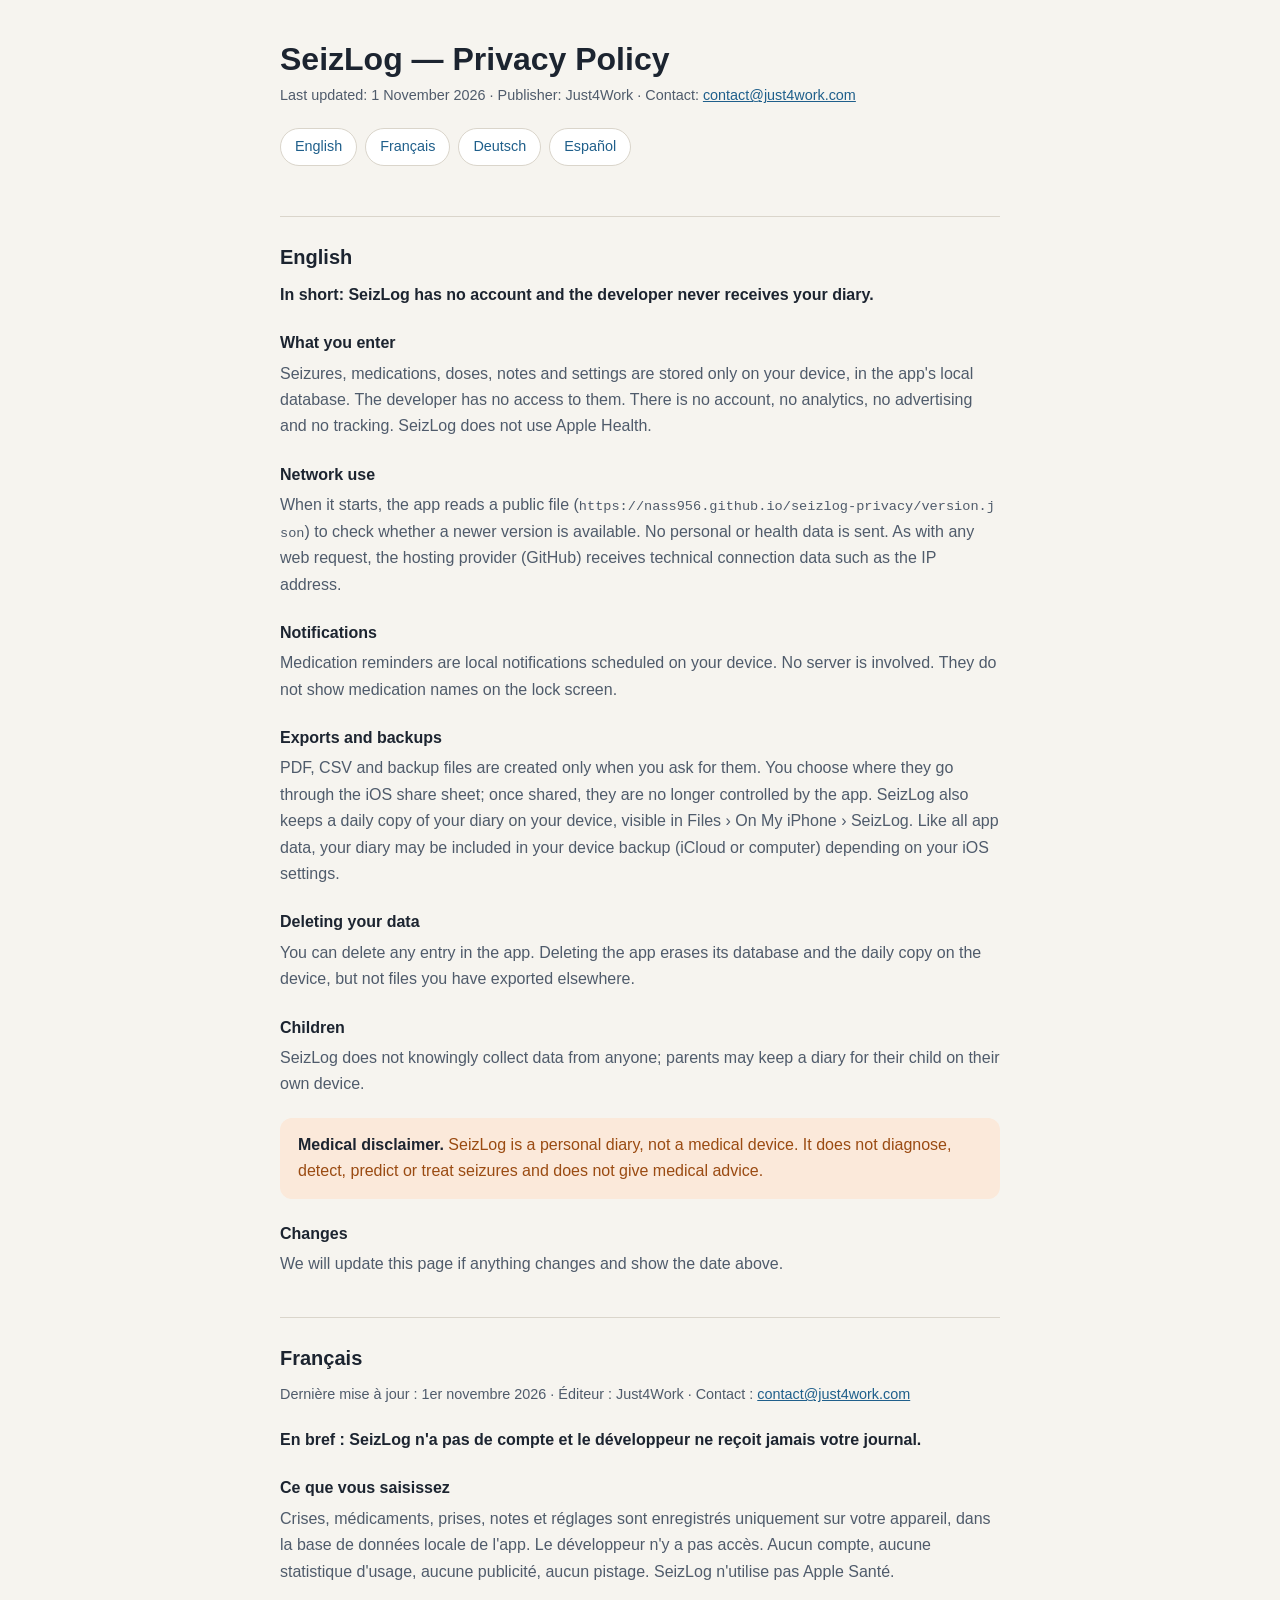
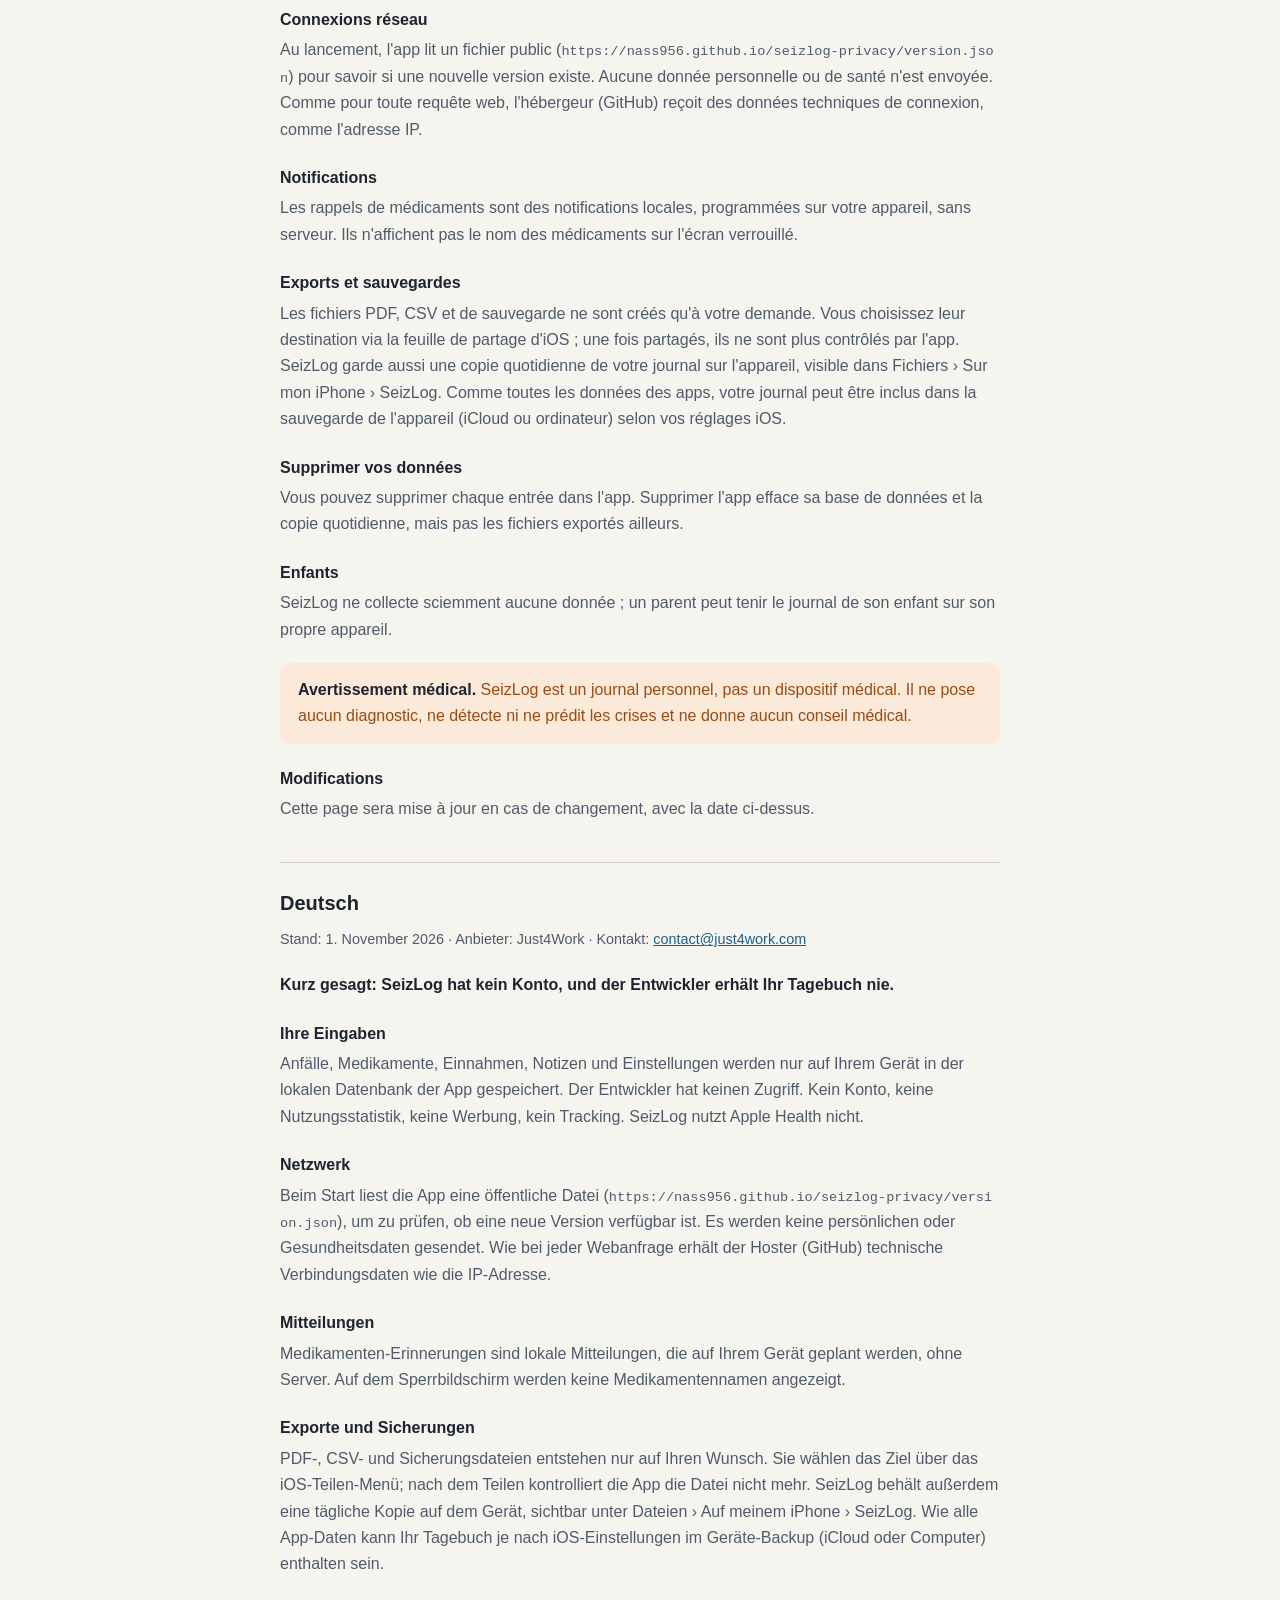
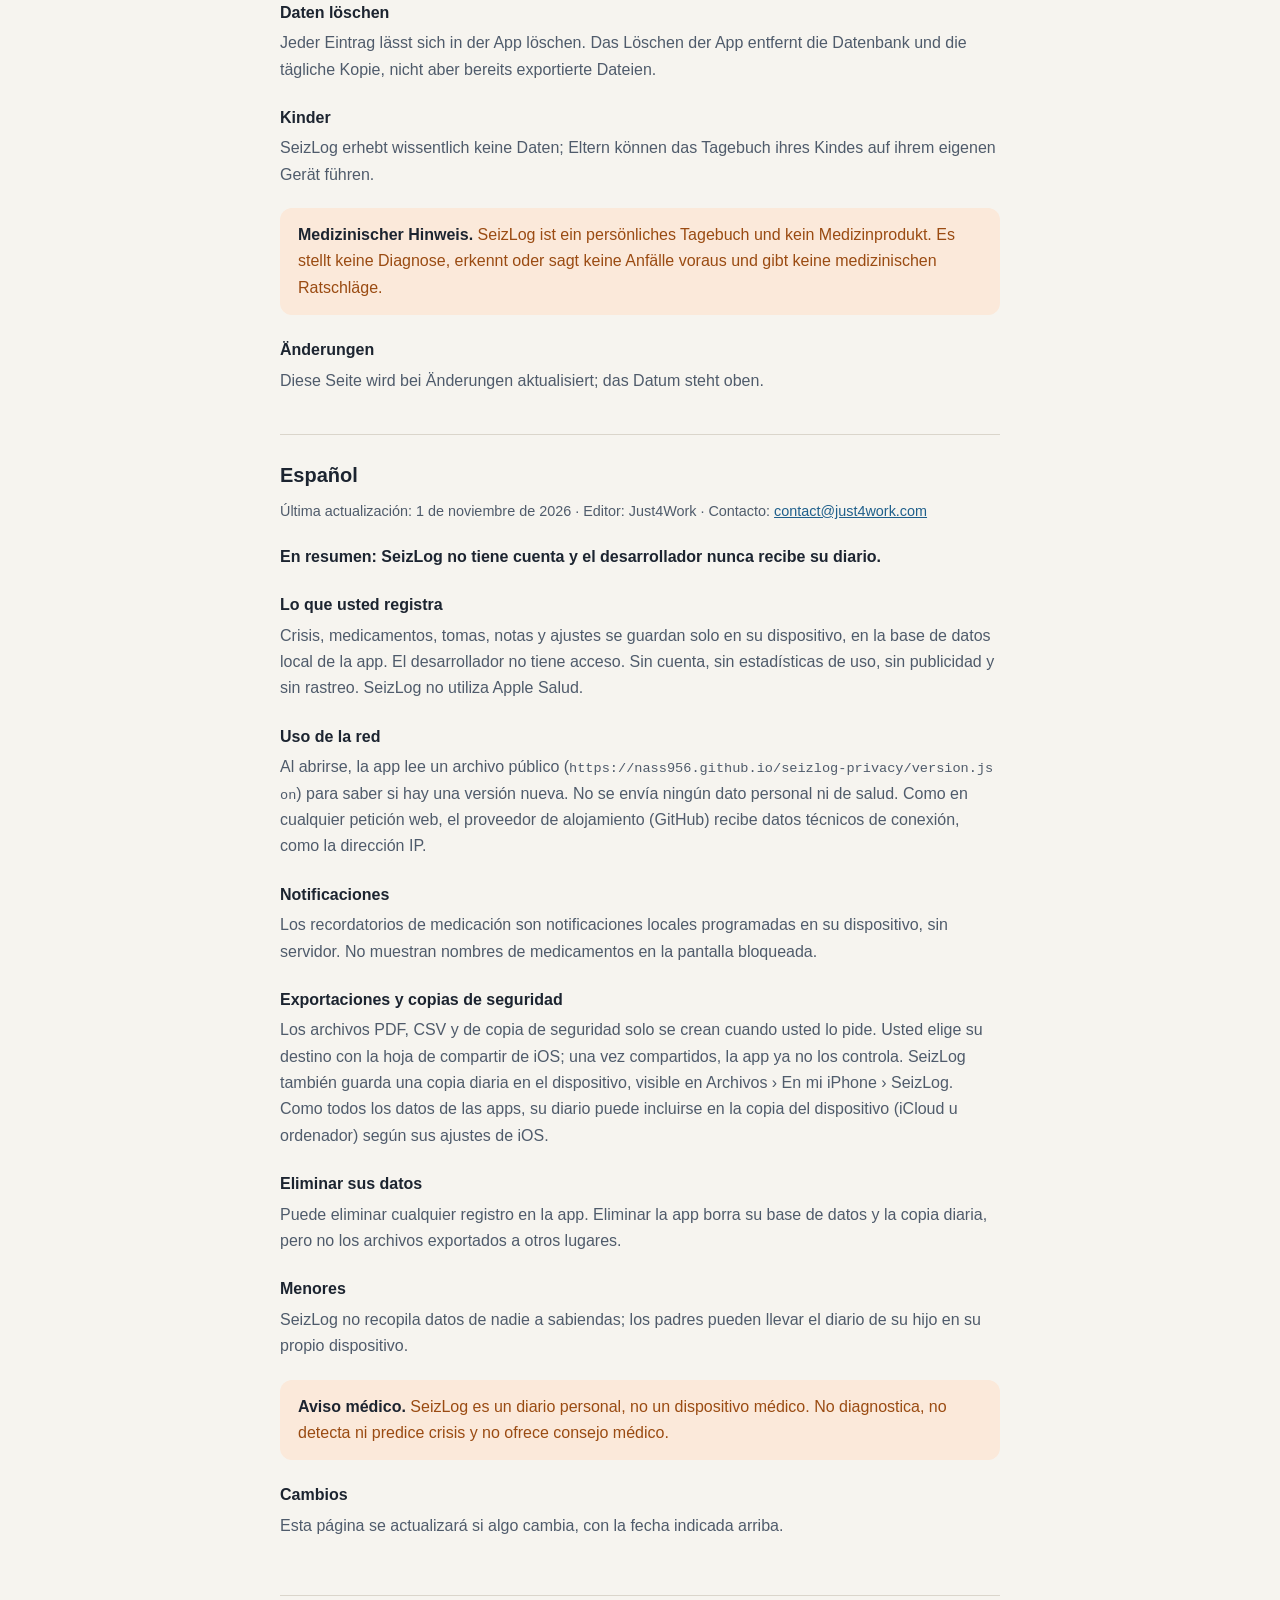
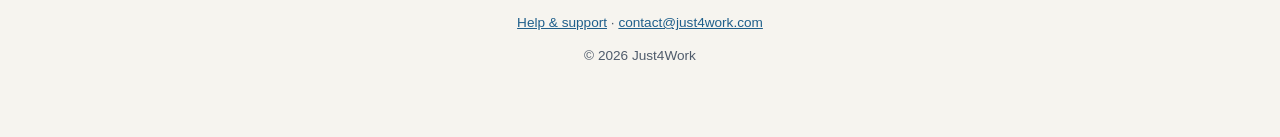
<file: index.html>
<!DOCTYPE html>
<html lang="en">
<head>
  <meta charset="UTF-8" />
  <meta name="viewport" content="width=device-width, initial-scale=1.0" />
  <meta name="color-scheme" content="light dark" />
  <title>SeizLog — Privacy Policy</title>
  <link rel="stylesheet" href="style.css" />
</head>
<body>
  <div class="wrap">
    <h1>SeizLog — Privacy Policy</h1>
    <p class="meta">Last updated: 1 November 2026 · Publisher: Just4Work · Contact: <a href="mailto:contact@just4work.com">contact@just4work.com</a></p>
    <ul class="langs">
      <li><a href="#en" lang="en">English</a></li>
      <li><a href="#fr" lang="fr">Français</a></li>
      <li><a href="#de" lang="de">Deutsch</a></li>
      <li><a href="#es" lang="es">Español</a></li>
    </ul>

    <!-- English -->
    <section id="en" lang="en">
      <h2>English</h2>
      <p><strong>In short: SeizLog has no account and the developer never receives your diary.</strong></p>
      <h3>What you enter</h3>
      <p>Seizures, medications, doses, notes and settings are stored only on your device, in the app's local database. The developer has no access to them. There is no account, no analytics, no advertising and no tracking. SeizLog does not use Apple Health.</p>
      <h3>Network use</h3>
      <p>When it starts, the app reads a public file (<code>https://nass956.github.io/seizlog-privacy/version.json</code>) to check whether a newer version is available. No personal or health data is sent. As with any web request, the hosting provider (GitHub) receives technical connection data such as the IP address.</p>
      <h3>Notifications</h3>
      <p>Medication reminders are local notifications scheduled on your device. No server is involved. They do not show medication names on the lock screen.</p>
      <h3>Exports and backups</h3>
      <p>PDF, CSV and backup files are created only when you ask for them. You choose where they go through the iOS share sheet; once shared, they are no longer controlled by the app. SeizLog also keeps a daily copy of your diary on your device, visible in Files › On My iPhone › SeizLog. Like all app data, your diary may be included in your device backup (iCloud or computer) depending on your iOS settings.</p>
      <h3>Deleting your data</h3>
      <p>You can delete any entry in the app. Deleting the app erases its database and the daily copy on the device, but not files you have exported elsewhere.</p>
      <h3>Children</h3>
      <p>SeizLog does not knowingly collect data from anyone; parents may keep a diary for their child on their own device.</p>
      <div class="note"><p><strong>Medical disclaimer.</strong> SeizLog is a personal diary, not a medical device. It does not diagnose, detect, predict or treat seizures and does not give medical advice.</p></div>
      <h3>Changes</h3>
      <p>We will update this page if anything changes and show the date above.</p>
    </section>

    <!-- Français -->
    <section id="fr" lang="fr">
      <h2>Français</h2>
      <p class="meta">Dernière mise à jour : 1er novembre 2026 · Éditeur : Just4Work · Contact : <a href="mailto:contact@just4work.com">contact@just4work.com</a></p>
      <p><strong>En bref : SeizLog n'a pas de compte et le développeur ne reçoit jamais votre journal.</strong></p>
      <h3>Ce que vous saisissez</h3>
      <p>Crises, médicaments, prises, notes et réglages sont enregistrés uniquement sur votre appareil, dans la base de données locale de l'app. Le développeur n'y a pas accès. Aucun compte, aucune statistique d'usage, aucune publicité, aucun pistage. SeizLog n'utilise pas Apple Santé.</p>
      <h3>Connexions réseau</h3>
      <p>Au lancement, l'app lit un fichier public (<code>https://nass956.github.io/seizlog-privacy/version.json</code>) pour savoir si une nouvelle version existe. Aucune donnée personnelle ou de santé n'est envoyée. Comme pour toute requête web, l'hébergeur (GitHub) reçoit des données techniques de connexion, comme l'adresse IP.</p>
      <h3>Notifications</h3>
      <p>Les rappels de médicaments sont des notifications locales, programmées sur votre appareil, sans serveur. Ils n'affichent pas le nom des médicaments sur l'écran verrouillé.</p>
      <h3>Exports et sauvegardes</h3>
      <p>Les fichiers PDF, CSV et de sauvegarde ne sont créés qu'à votre demande. Vous choisissez leur destination via la feuille de partage d'iOS ; une fois partagés, ils ne sont plus contrôlés par l'app. SeizLog garde aussi une copie quotidienne de votre journal sur l'appareil, visible dans Fichiers › Sur mon iPhone › SeizLog. Comme toutes les données des apps, votre journal peut être inclus dans la sauvegarde de l'appareil (iCloud ou ordinateur) selon vos réglages iOS.</p>
      <h3>Supprimer vos données</h3>
      <p>Vous pouvez supprimer chaque entrée dans l'app. Supprimer l'app efface sa base de données et la copie quotidienne, mais pas les fichiers exportés ailleurs.</p>
      <h3>Enfants</h3>
      <p>SeizLog ne collecte sciemment aucune donnée ; un parent peut tenir le journal de son enfant sur son propre appareil.</p>
      <div class="note"><p><strong>Avertissement médical.</strong> SeizLog est un journal personnel, pas un dispositif médical. Il ne pose aucun diagnostic, ne détecte ni ne prédit les crises et ne donne aucun conseil médical.</p></div>
      <h3>Modifications</h3>
      <p>Cette page sera mise à jour en cas de changement, avec la date ci-dessus.</p>
    </section>

    <!-- Deutsch -->
    <section id="de" lang="de">
      <h2>Deutsch</h2>
      <p class="meta">Stand: 1. November 2026 · Anbieter: Just4Work · Kontakt: <a href="mailto:contact@just4work.com">contact@just4work.com</a></p>
      <p><strong>Kurz gesagt: SeizLog hat kein Konto, und der Entwickler erhält Ihr Tagebuch nie.</strong></p>
      <h3>Ihre Eingaben</h3>
      <p>Anfälle, Medikamente, Einnahmen, Notizen und Einstellungen werden nur auf Ihrem Gerät in der lokalen Datenbank der App gespeichert. Der Entwickler hat keinen Zugriff. Kein Konto, keine Nutzungsstatistik, keine Werbung, kein Tracking. SeizLog nutzt Apple Health nicht.</p>
      <h3>Netzwerk</h3>
      <p>Beim Start liest die App eine öffentliche Datei (<code>https://nass956.github.io/seizlog-privacy/version.json</code>), um zu prüfen, ob eine neue Version verfügbar ist. Es werden keine persönlichen oder Gesundheitsdaten gesendet. Wie bei jeder Webanfrage erhält der Hoster (GitHub) technische Verbindungsdaten wie die IP-Adresse.</p>
      <h3>Mitteilungen</h3>
      <p>Medikamenten-Erinnerungen sind lokale Mitteilungen, die auf Ihrem Gerät geplant werden, ohne Server. Auf dem Sperrbildschirm werden keine Medikamentennamen angezeigt.</p>
      <h3>Exporte und Sicherungen</h3>
      <p>PDF-, CSV- und Sicherungsdateien entstehen nur auf Ihren Wunsch. Sie wählen das Ziel über das iOS-Teilen-Menü; nach dem Teilen kontrolliert die App die Datei nicht mehr. SeizLog behält außerdem eine tägliche Kopie auf dem Gerät, sichtbar unter Dateien › Auf meinem iPhone › SeizLog. Wie alle App-Daten kann Ihr Tagebuch je nach iOS-Einstellungen im Geräte-Backup (iCloud oder Computer) enthalten sein.</p>
      <h3>Daten löschen</h3>
      <p>Jeder Eintrag lässt sich in der App löschen. Das Löschen der App entfernt die Datenbank und die tägliche Kopie, nicht aber bereits exportierte Dateien.</p>
      <h3>Kinder</h3>
      <p>SeizLog erhebt wissentlich keine Daten; Eltern können das Tagebuch ihres Kindes auf ihrem eigenen Gerät führen.</p>
      <div class="note"><p><strong>Medizinischer Hinweis.</strong> SeizLog ist ein persönliches Tagebuch und kein Medizinprodukt. Es stellt keine Diagnose, erkennt oder sagt keine Anfälle voraus und gibt keine medizinischen Ratschläge.</p></div>
      <h3>Änderungen</h3>
      <p>Diese Seite wird bei Änderungen aktualisiert; das Datum steht oben.</p>
    </section>

    <!-- Español -->
    <section id="es" lang="es">
      <h2>Español</h2>
      <p class="meta">Última actualización: 1 de noviembre de 2026 · Editor: Just4Work · Contacto: <a href="mailto:contact@just4work.com">contact@just4work.com</a></p>
      <p><strong>En resumen: SeizLog no tiene cuenta y el desarrollador nunca recibe su diario.</strong></p>
      <h3>Lo que usted registra</h3>
      <p>Crisis, medicamentos, tomas, notas y ajustes se guardan solo en su dispositivo, en la base de datos local de la app. El desarrollador no tiene acceso. Sin cuenta, sin estadísticas de uso, sin publicidad y sin rastreo. SeizLog no utiliza Apple Salud.</p>
      <h3>Uso de la red</h3>
      <p>Al abrirse, la app lee un archivo público (<code>https://nass956.github.io/seizlog-privacy/version.json</code>) para saber si hay una versión nueva. No se envía ningún dato personal ni de salud. Como en cualquier petición web, el proveedor de alojamiento (GitHub) recibe datos técnicos de conexión, como la dirección IP.</p>
      <h3>Notificaciones</h3>
      <p>Los recordatorios de medicación son notificaciones locales programadas en su dispositivo, sin servidor. No muestran nombres de medicamentos en la pantalla bloqueada.</p>
      <h3>Exportaciones y copias de seguridad</h3>
      <p>Los archivos PDF, CSV y de copia de seguridad solo se crean cuando usted lo pide. Usted elige su destino con la hoja de compartir de iOS; una vez compartidos, la app ya no los controla. SeizLog también guarda una copia diaria en el dispositivo, visible en Archivos › En mi iPhone › SeizLog. Como todos los datos de las apps, su diario puede incluirse en la copia del dispositivo (iCloud u ordenador) según sus ajustes de iOS.</p>
      <h3>Eliminar sus datos</h3>
      <p>Puede eliminar cualquier registro en la app. Eliminar la app borra su base de datos y la copia diaria, pero no los archivos exportados a otros lugares.</p>
      <h3>Menores</h3>
      <p>SeizLog no recopila datos de nadie a sabiendas; los padres pueden llevar el diario de su hijo en su propio dispositivo.</p>
      <div class="note"><p><strong>Aviso médico.</strong> SeizLog es un diario personal, no un dispositivo médico. No diagnostica, no detecta ni predice crisis y no ofrece consejo médico.</p></div>
      <h3>Cambios</h3>
      <p>Esta página se actualizará si algo cambia, con la fecha indicada arriba.</p>
    </section>

    <footer>
      <p><a href="support/">Help &amp; support</a> · <a href="mailto:contact@just4work.com">contact@just4work.com</a></p>
      <p>© 2026 Just4Work</p>
    </footer>
  </div>
</body>
</html>
</file>
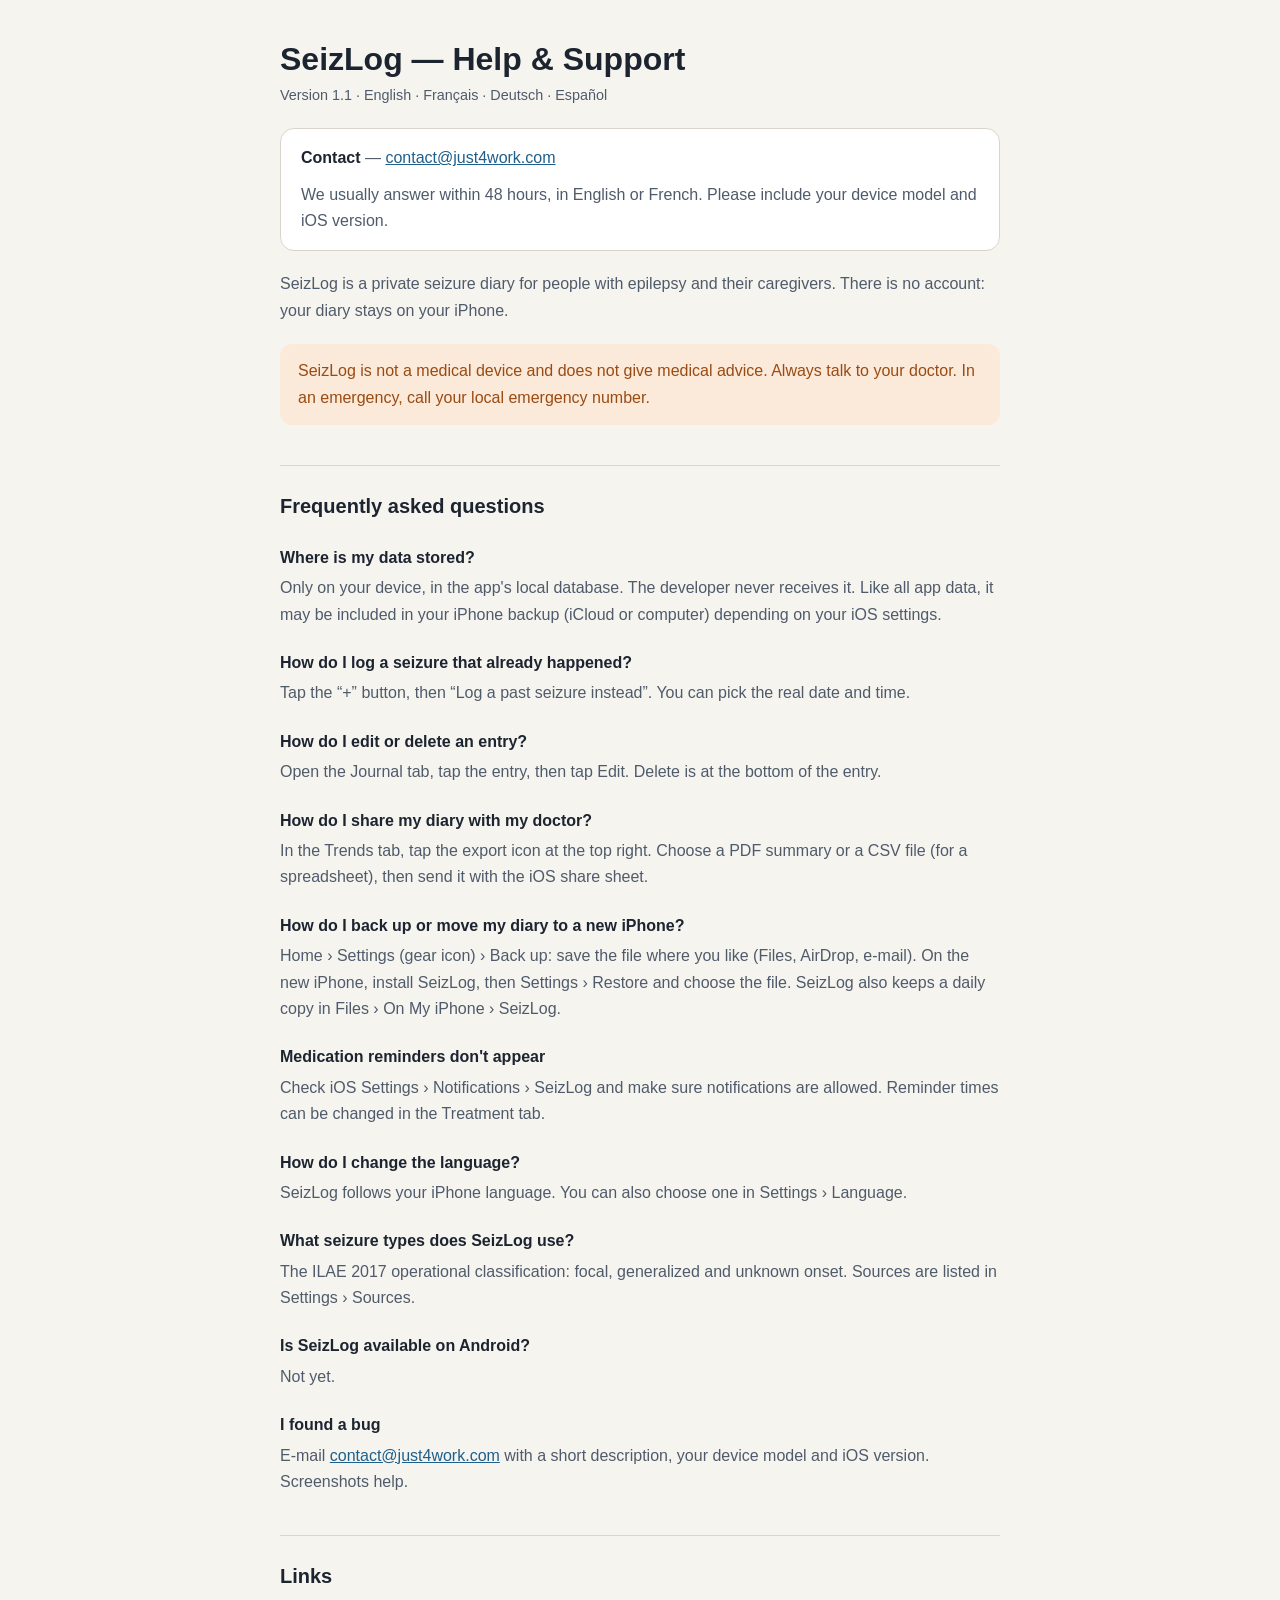
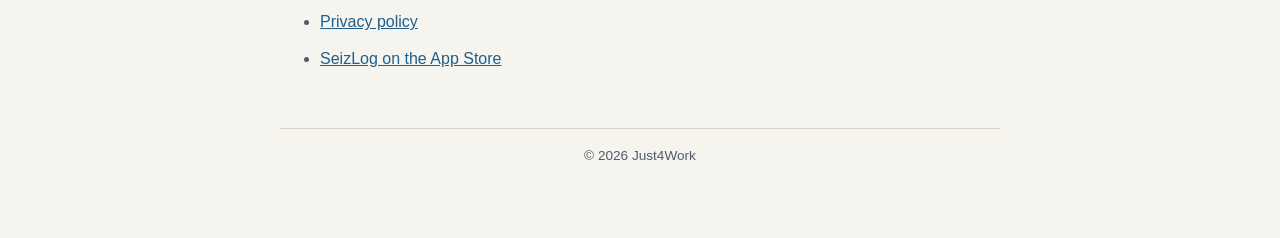
<file: support/index.html>
<!DOCTYPE html>
<html lang="en">
<head>
  <meta charset="UTF-8" />
  <meta name="viewport" content="width=device-width, initial-scale=1.0" />
  <meta name="color-scheme" content="light dark" />
  <title>SeizLog — Help &amp; Support</title>
  <link rel="stylesheet" href="../style.css" />
</head>
<body>
  <div class="wrap">
    <h1>SeizLog — Help &amp; Support</h1>
    <p class="meta">Version 1.1 · English · Français · Deutsch · Español</p>

    <div class="card">
      <p><strong>Contact</strong> — <a href="mailto:contact@just4work.com">contact@just4work.com</a></p>
      <p style="margin:0">We usually answer within 48 hours, in English or French. Please include your device model and iOS version.</p>
    </div>

    <p>SeizLog is a private seizure diary for people with epilepsy and their caregivers. There is no account: your diary stays on your iPhone.</p>
    <div class="note"><p>SeizLog is not a medical device and does not give medical advice. Always talk to your doctor. In an emergency, call your local emergency number.</p></div>

    <h2>Frequently asked questions</h2>

    <h3>Where is my data stored?</h3>
    <p>Only on your device, in the app's local database. The developer never receives it. Like all app data, it may be included in your iPhone backup (iCloud or computer) depending on your iOS settings.</p>

    <h3>How do I log a seizure that already happened?</h3>
    <p>Tap the “+” button, then “Log a past seizure instead”. You can pick the real date and time.</p>

    <h3>How do I edit or delete an entry?</h3>
    <p>Open the Journal tab, tap the entry, then tap Edit. Delete is at the bottom of the entry.</p>

    <h3>How do I share my diary with my doctor?</h3>
    <p>In the Trends tab, tap the export icon at the top right. Choose a PDF summary or a CSV file (for a spreadsheet), then send it with the iOS share sheet.</p>

    <h3>How do I back up or move my diary to a new iPhone?</h3>
    <p>Home › Settings (gear icon) › Back up: save the file where you like (Files, AirDrop, e-mail). On the new iPhone, install SeizLog, then Settings › Restore and choose the file. SeizLog also keeps a daily copy in Files › On My iPhone › SeizLog.</p>

    <h3>Medication reminders don't appear</h3>
    <p>Check iOS Settings › Notifications › SeizLog and make sure notifications are allowed. Reminder times can be changed in the Treatment tab.</p>

    <h3>How do I change the language?</h3>
    <p>SeizLog follows your iPhone language. You can also choose one in Settings › Language.</p>

    <h3>What seizure types does SeizLog use?</h3>
    <p>The ILAE 2017 operational classification: focal, generalized and unknown onset. Sources are listed in Settings › Sources.</p>

    <h3>Is SeizLog available on Android?</h3>
    <p>Not yet.</p>

    <h3>I found a bug</h3>
    <p>E-mail <a href="mailto:contact@just4work.com">contact@just4work.com</a> with a short description, your device model and iOS version. Screenshots help.</p>

    <h2>Links</h2>
    <ul>
      <li><a href="../">Privacy policy</a></li>
      <li><a href="https://apps.apple.com/app/id6810493365">SeizLog on the App Store</a></li>
    </ul>

    <footer>
      <p>© 2026 Just4Work</p>
    </footer>
  </div>
</body>
</html>
</file>
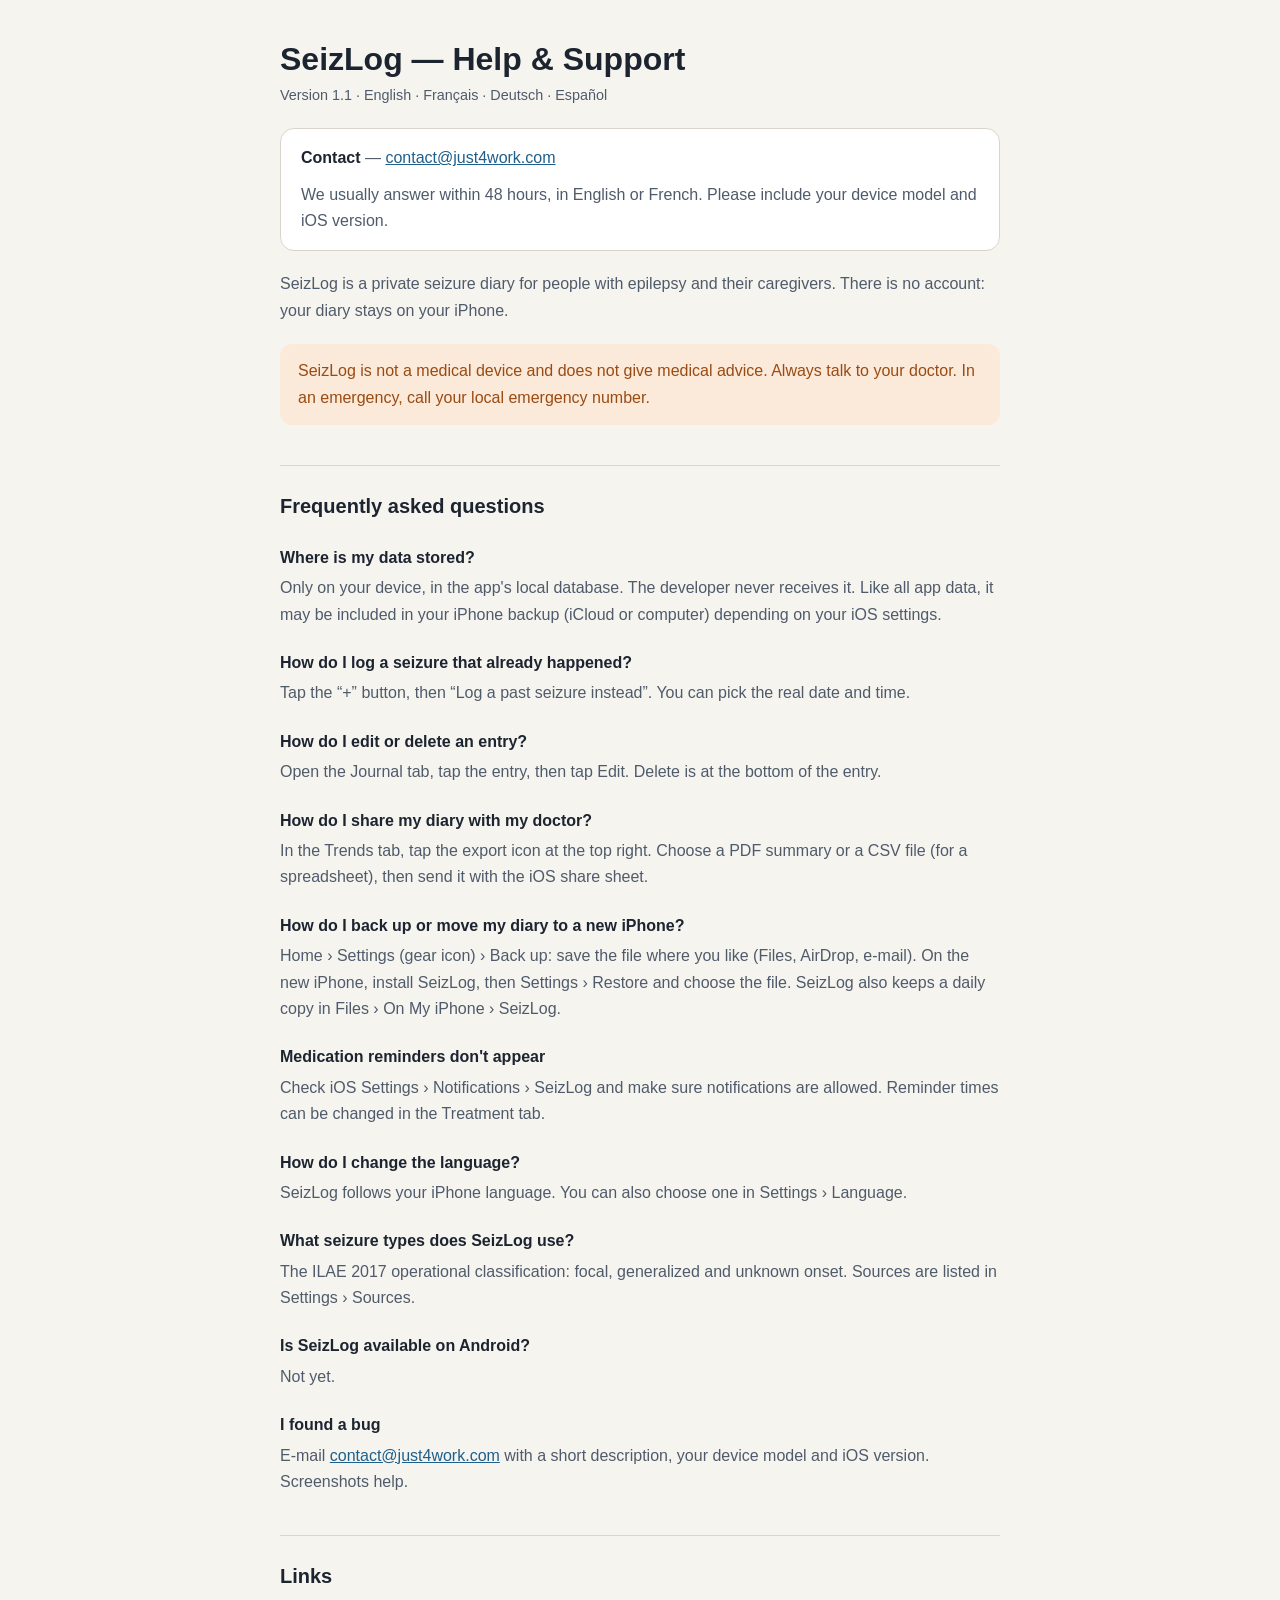
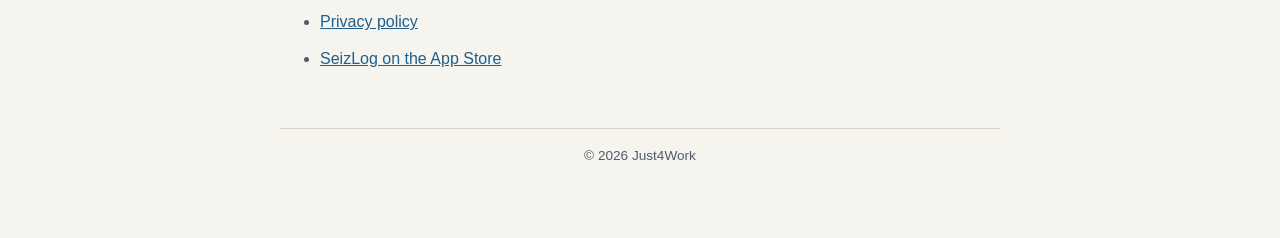
<file: support.html>
<!DOCTYPE html>
<html lang="en"><head><meta charset="UTF-8"><meta http-equiv="refresh" content="0; url=support/"><link rel="canonical" href="support/"><title>SeizLog — Help &amp; Support</title></head>
<body><p><a href="support/">SeizLog — Help &amp; Support</a></p></body></html>
</file>
<file: style.css>
:root{--bg:#F6F4EF;--surface:#FFFFFF;--text:#1C2430;--text2:#4F5B6B;--border:#DAD5CB;--accent:#1F5F8B;--warn:#9A4B12;--warnSoft:#FBE9DA}
@media (prefers-color-scheme:dark){:root{--bg:#101316;--surface:#1A1E23;--text:#F2F1EC;--text2:#B6BCC6;--border:#2B313A;--accent:#8CC4EA;--warn:#F2A36B;--warnSoft:#2A2018}}
*,*::before,*::after{box-sizing:border-box}
body{margin:0;background:var(--bg);color:var(--text);font:16px/1.65 -apple-system,BlinkMacSystemFont,"Segoe UI",sans-serif;padding:40px 16px 60px}
.wrap{max-width:720px;margin:0 auto}
h1{font-size:2rem;line-height:1.2;margin:0 0 6px}
h2{font-size:1.25rem;margin:40px 0 8px;padding-top:24px;border-top:1px solid var(--border)}
h3{font-size:1rem;margin:22px 0 4px}
p,li{color:var(--text2);margin:0 0 10px}
strong{color:var(--text)}
a{color:var(--accent)}
code{font-size:.85em;word-break:break-all}
.meta{color:var(--text2);font-size:.9rem;margin-bottom:20px}
.langs{display:flex;flex-wrap:wrap;gap:8px;margin:0 0 8px;padding:0;list-style:none}
.langs a{display:inline-block;padding:6px 14px;border:1px solid var(--border);border-radius:20px;background:var(--surface);text-decoration:none;font-size:.9rem}
.note{background:var(--warnSoft);border-radius:12px;padding:14px 18px;margin:20px 0}
.note p{color:var(--warn);margin:0}
.card{background:var(--surface);border:1px solid var(--border);border-radius:14px;padding:16px 20px;margin:20px 0}
footer{margin-top:56px;padding-top:16px;border-top:1px solid var(--border);font-size:.85rem;color:var(--text2);text-align:center}
</file>
